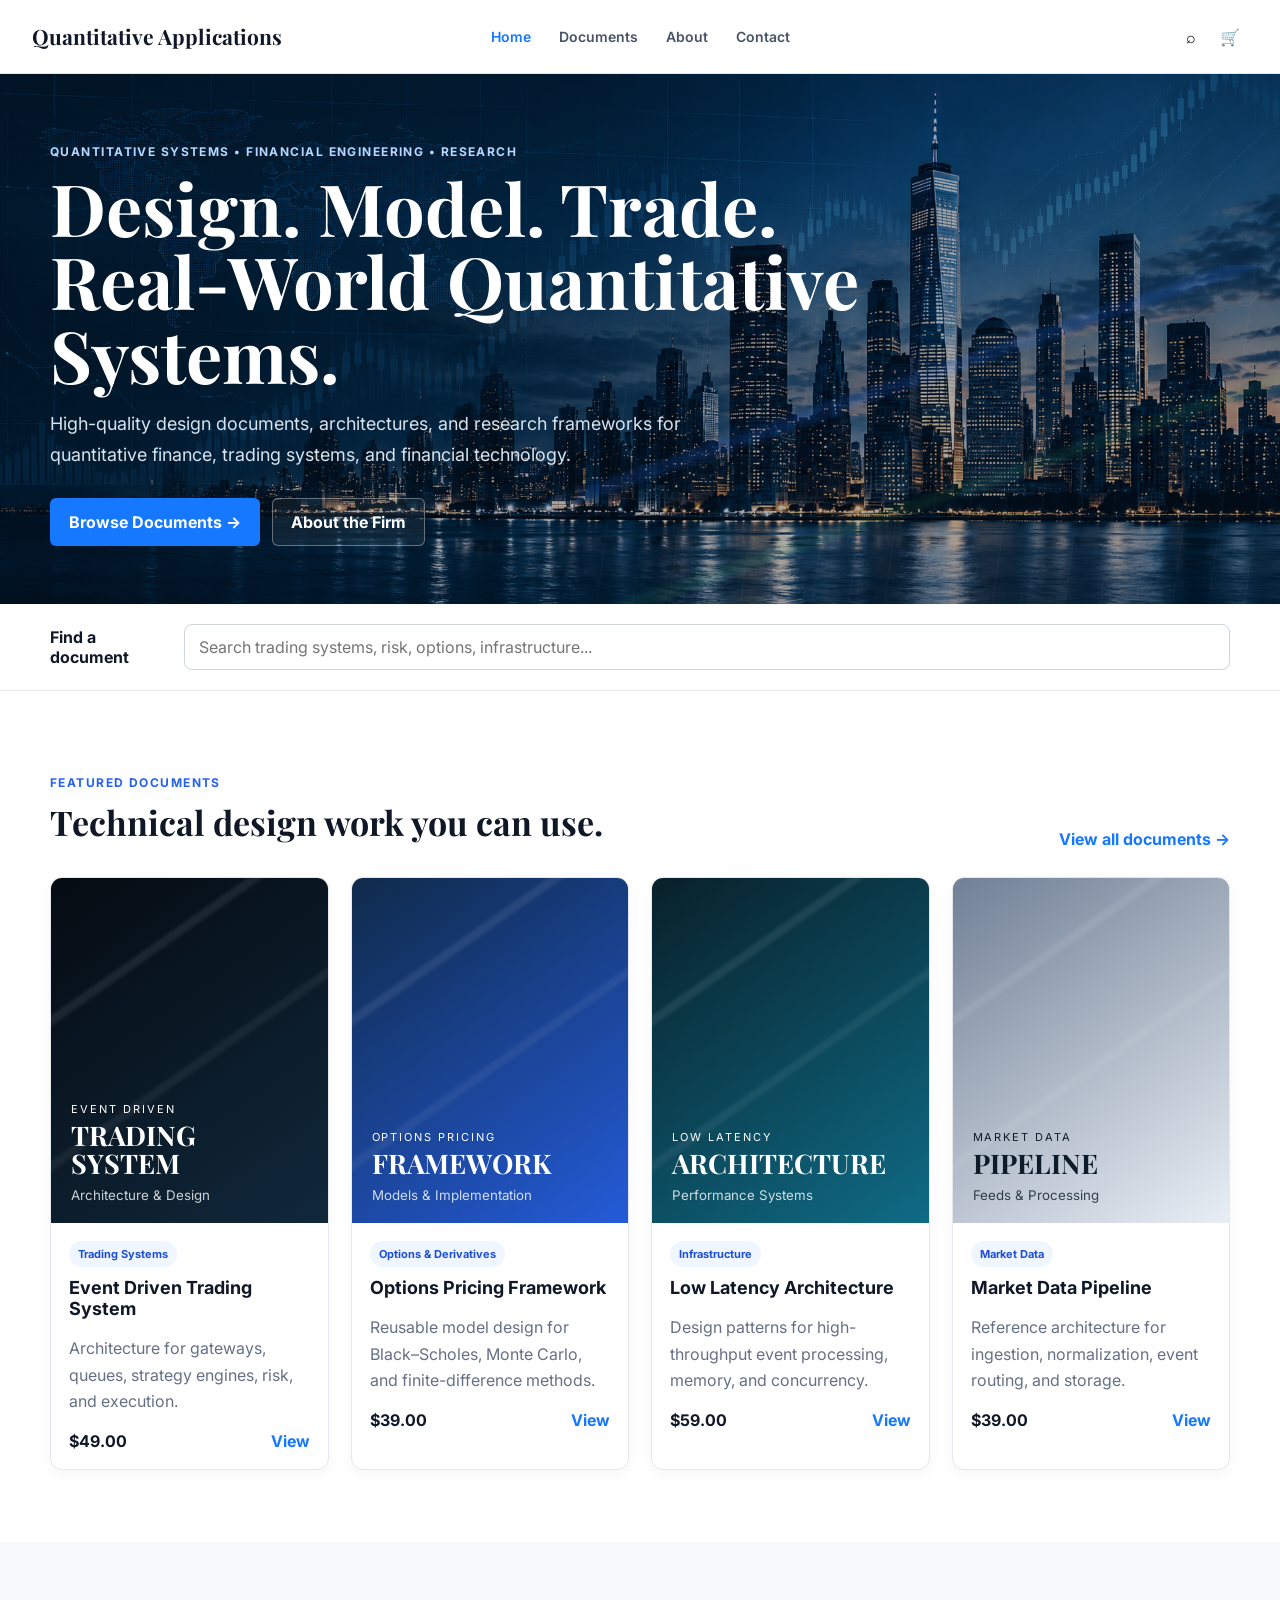
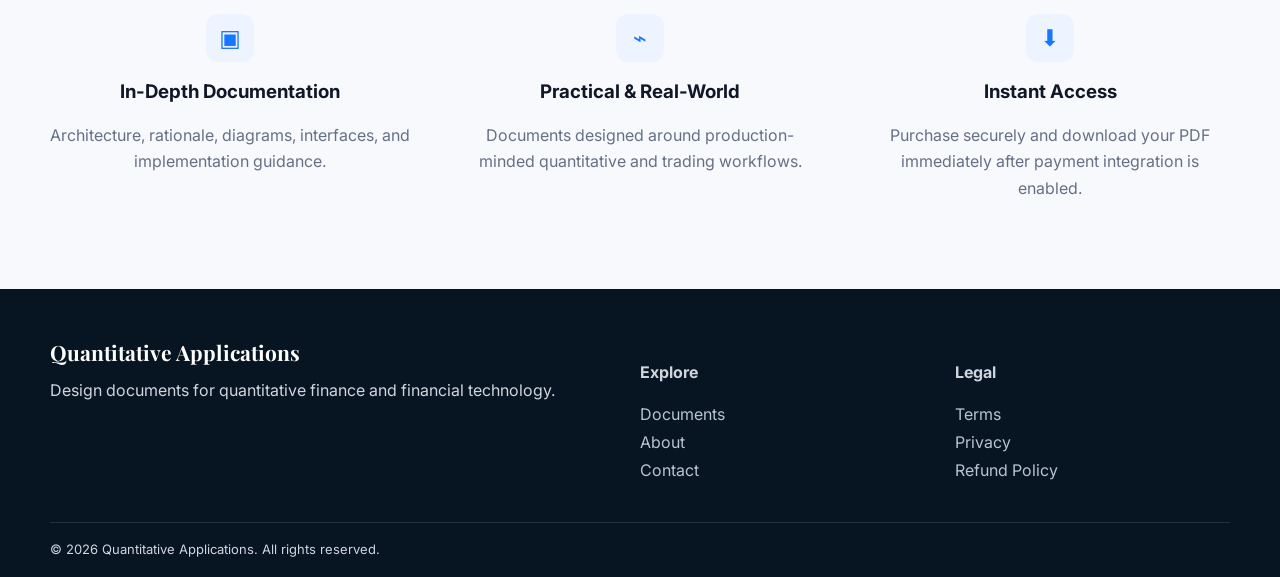
<file: index.html>
<!DOCTYPE html>
<html lang="en">
<head>
  <meta charset="UTF-8" />
  <meta name="viewport" content="width=device-width, initial-scale=1.0" />
  <meta name="description" content="Quantitative Applications — technical design documents for quantitative finance, trading systems, and financial technology." />
  <title>Quantitative Applications</title>
  <link rel="preconnect" href="https://fonts.googleapis.com">
  <link rel="preconnect" href="https://fonts.gstatic.com" crossorigin>
  <link href="https://fonts.googleapis.com/css2?family=Inter:wght@400;500;600;700&family=Playfair+Display:wght@600;700&display=swap" rel="stylesheet">
  <link rel="stylesheet" href="styles.css" />
</head>
<body>
  <header class="site-header">
    <a class="brand" href="index.html">Quantitative Applications</a>
    <nav class="main-nav" aria-label="Primary navigation">
      <a class="active" href="index.html">Home</a>
      <a href="documents.html">Documents</a>
      <a href="about.html">About</a>
      <a href="contact.html">Contact</a>
    </nav>
    <div class="header-actions">
      <button class="icon-btn" aria-label="Search" onclick="document.getElementById('global-search').focus()">⌕</button>
      <a class="icon-btn" href="documents.html" aria-label="Cart">🛒</a>
    </div>
  </header>

  <main>
    <section class="hero home-hero">
      <div class="hero-overlay"></div>
      <div class="hero-content container">
        <p class="eyebrow">Quantitative systems • financial engineering • research</p>
        <h1>Design. Model. Trade.<br>Real-World Quantitative Systems.</h1>
        <p class="hero-copy">High-quality design documents, architectures, and research frameworks for quantitative finance, trading systems, and financial technology.</p>
        <div class="hero-actions">
          <a class="btn btn-primary" href="documents.html">Browse Documents →</a>
          <a class="btn btn-secondary" href="about.html">About the Firm</a>
        </div>
      </div>
    </section>

    <section class="search-strip">
      <div class="container search-wrap">
        <label for="global-search">Find a document</label>
        <input id="global-search" type="search" placeholder="Search trading systems, risk, options, infrastructure..." oninput="homeSearch(this.value)" />
      </div>
    </section>

    <section class="section container">
      <div class="section-heading">
        <div>
          <p class="eyebrow dark">Featured Documents</p>
          <h2>Technical design work you can use.</h2>
        </div>
        <a class="text-link" href="documents.html">View all documents →</a>
      </div>

      <div class="card-grid" id="featured-grid">
        <article class="product-card" data-search="event driven trading system architecture market order gateway strategy risk">
          <a href="product.html?doc=event-driven" class="cover cover-dark">
            <span>EVENT DRIVEN</span><strong>TRADING SYSTEM</strong><small>Architecture & Design</small>
          </a>
          <div class="product-meta">
            <span class="pill">Trading Systems</span>
            <h3><a href="product.html?doc=event-driven">Event Driven Trading System</a></h3>
            <p>Architecture for gateways, queues, strategy engines, risk, and execution.</p>
            <div class="product-footer"><strong>$49.00</strong><a class="mini-btn" href="product.html?doc=event-driven">View</a></div>
          </div>
        </article>

        <article class="product-card" data-search="options pricing framework derivatives black scholes monte carlo finite difference">
          <a href="product.html?doc=options-pricing" class="cover cover-blue">
            <span>OPTIONS PRICING</span><strong>FRAMEWORK</strong><small>Models & Implementation</small>
          </a>
          <div class="product-meta">
            <span class="pill">Options & Derivatives</span>
            <h3><a href="product.html?doc=options-pricing">Options Pricing Framework</a></h3>
            <p>Reusable model design for Black–Scholes, Monte Carlo, and finite-difference methods.</p>
            <div class="product-footer"><strong>$39.00</strong><a class="mini-btn" href="product.html?doc=options-pricing">View</a></div>
          </div>
        </article>

        <article class="product-card" data-search="low latency architecture java c++ memory queue systems performance">
          <a href="product.html?doc=low-latency" class="cover cover-cyan">
            <span>LOW LATENCY</span><strong>ARCHITECTURE</strong><small>Performance Systems</small>
          </a>
          <div class="product-meta">
            <span class="pill">Infrastructure</span>
            <h3><a href="product.html?doc=low-latency">Low Latency Architecture</a></h3>
            <p>Design patterns for high-throughput event processing, memory, and concurrency.</p>
            <div class="product-footer"><strong>$59.00</strong><a class="mini-btn" href="product.html?doc=low-latency">View</a></div>
          </div>
        </article>

        <article class="product-card" data-search="market data pipeline websocket alpaca feed parsing normalization">
          <a href="product.html?doc=market-data" class="cover cover-light">
            <span>MARKET DATA</span><strong>PIPELINE</strong><small>Feeds & Processing</small>
          </a>
          <div class="product-meta">
            <span class="pill">Market Data</span>
            <h3><a href="product.html?doc=market-data">Market Data Pipeline</a></h3>
            <p>Reference architecture for ingestion, normalization, event routing, and storage.</p>
            <div class="product-footer"><strong>$39.00</strong><a class="mini-btn" href="product.html?doc=market-data">View</a></div>
          </div>
        </article>
      </div>
    </section>

    <section class="section alt-section">
      <div class="container value-grid">
        <div><span class="value-icon">▣</span><h3>In-Depth Documentation</h3><p>Architecture, rationale, diagrams, interfaces, and implementation guidance.</p></div>
        <div><span class="value-icon">⌁</span><h3>Practical & Real-World</h3><p>Documents designed around production-minded quantitative and trading workflows.</p></div>
        <div><span class="value-icon">⬇</span><h3>Instant Access</h3><p>Purchase securely and download your PDF immediately after payment integration is enabled.</p></div>
      </div>
    </section>
  </main>

  <footer class="site-footer">
    <div class="container footer-grid">
      <div><div class="brand footer-brand">Quantitative Applications</div><p>Design documents for quantitative finance and financial technology.</p></div>
      <div><h4>Explore</h4><a href="documents.html">Documents</a><a href="about.html">About</a><a href="contact.html">Contact</a></div>
      <div><h4>Legal</h4><a href="#">Terms</a><a href="#">Privacy</a><a href="#">Refund Policy</a></div>
    </div>
    <div class="container copyright">© 2026 Quantitative Applications. All rights reserved.</div>
  </footer>

  <script src="script.js"></script>
</body>
</html>
</file>
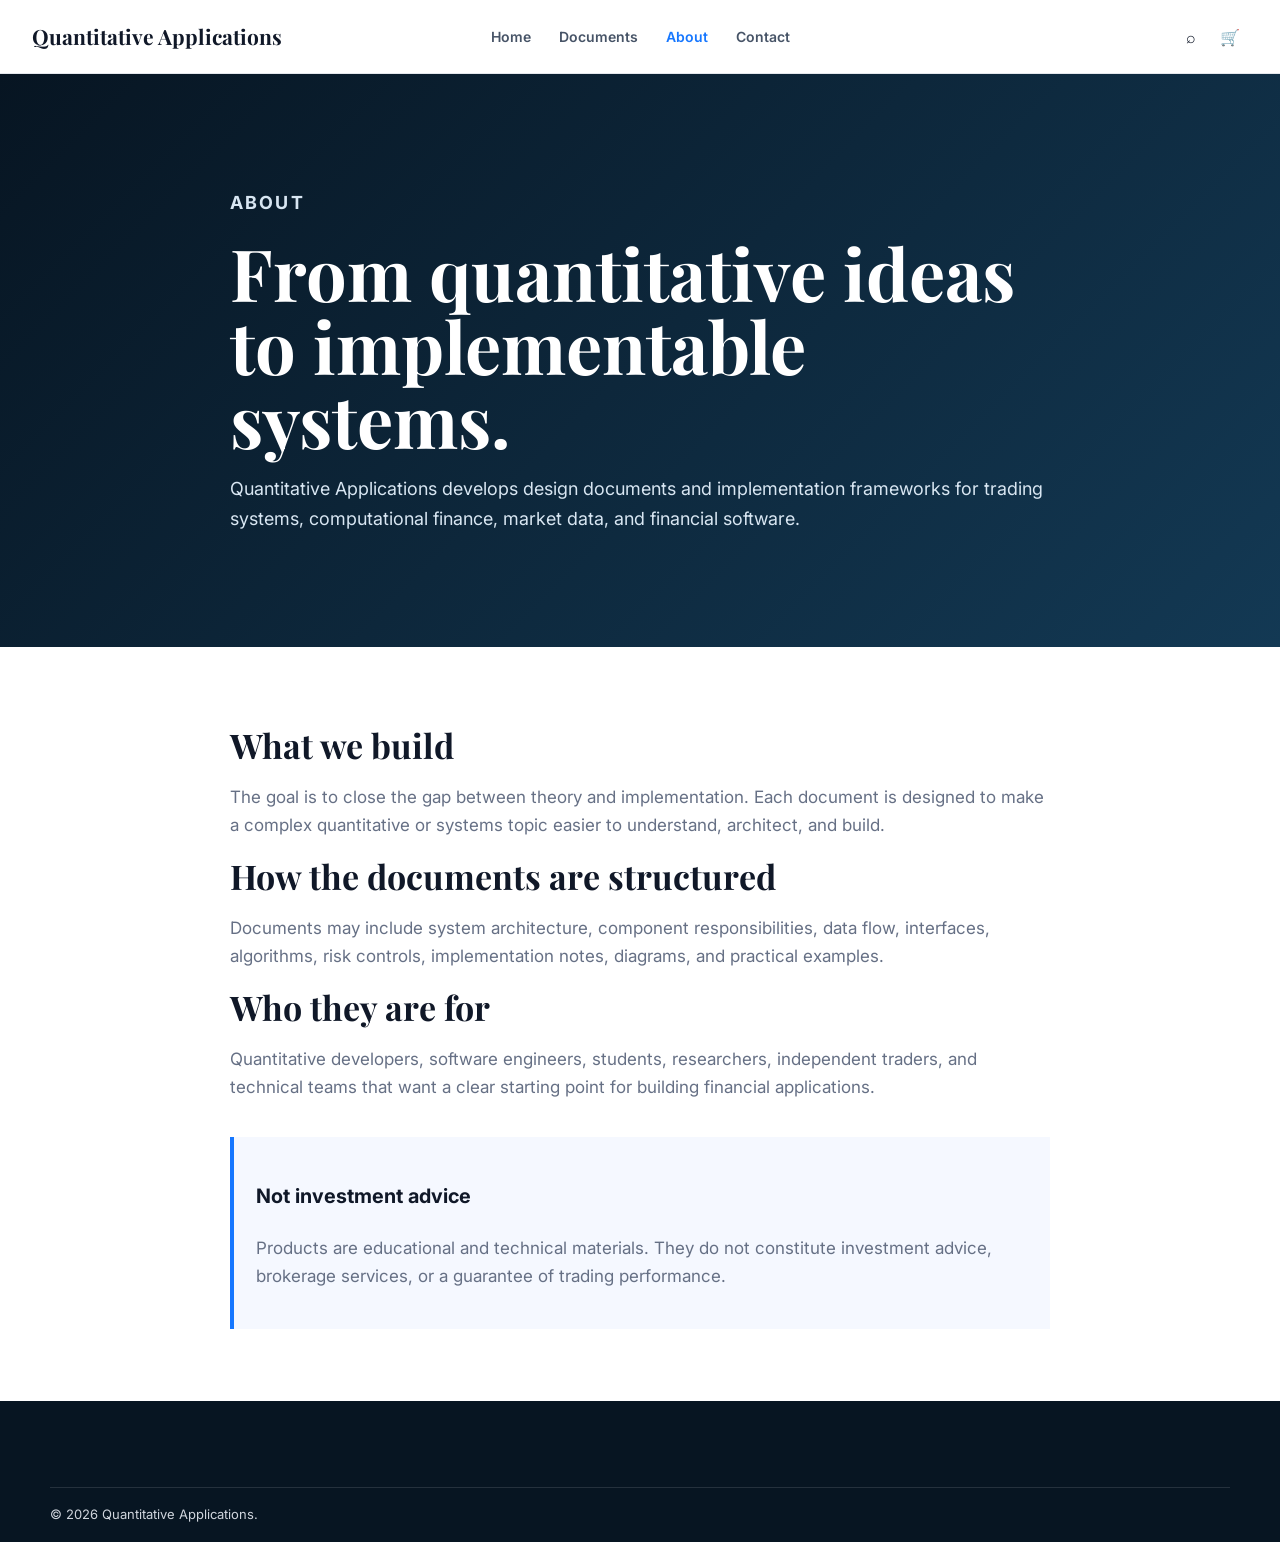
<file: about.html>
<!DOCTYPE html>
<html lang="en">
<head>
  <meta charset="UTF-8" /><meta name="viewport" content="width=device-width, initial-scale=1.0" />
  <title>About | Quantitative Applications</title>
  <link rel="preconnect" href="https://fonts.googleapis.com"><link rel="preconnect" href="https://fonts.gstatic.com" crossorigin>
  <link href="https://fonts.googleapis.com/css2?family=Inter:wght@400;500;600;700&family=Playfair+Display:wght@600;700&display=swap" rel="stylesheet"><link rel="stylesheet" href="styles.css" />
</head>
<body>
<header class="site-header"><a class="brand" href="index.html">Quantitative Applications</a><nav class="main-nav"><a href="index.html">Home</a><a href="documents.html">Documents</a><a class="active" href="about.html">About</a><a href="contact.html">Contact</a></nav><div class="header-actions"><a class="icon-btn" href="documents.html">⌕</a><a class="icon-btn" href="documents.html">🛒</a></div></header>
<main>
<section class="page-hero"><div class="container narrow"><p class="eyebrow">About</p><h1>From quantitative ideas to implementable systems.</h1><p>Quantitative Applications develops design documents and implementation frameworks for trading systems, computational finance, market data, and financial software.</p></div></section>
<section class="section container narrow prose"><h2>What we build</h2><p>The goal is to close the gap between theory and implementation. Each document is designed to make a complex quantitative or systems topic easier to understand, architect, and build.</p><h2>How the documents are structured</h2><p>Documents may include system architecture, component responsibilities, data flow, interfaces, algorithms, risk controls, implementation notes, diagrams, and practical examples.</p><h2>Who they are for</h2><p>Quantitative developers, software engineers, students, researchers, independent traders, and technical teams that want a clear starting point for building financial applications.</p><div class="callout"><h3>Not investment advice</h3><p>Products are educational and technical materials. They do not constitute investment advice, brokerage services, or a guarantee of trading performance.</p></div></section>
</main>
<footer class="site-footer"><div class="container copyright">© 2026 Quantitative Applications.</div></footer>
</body></html>
</file>
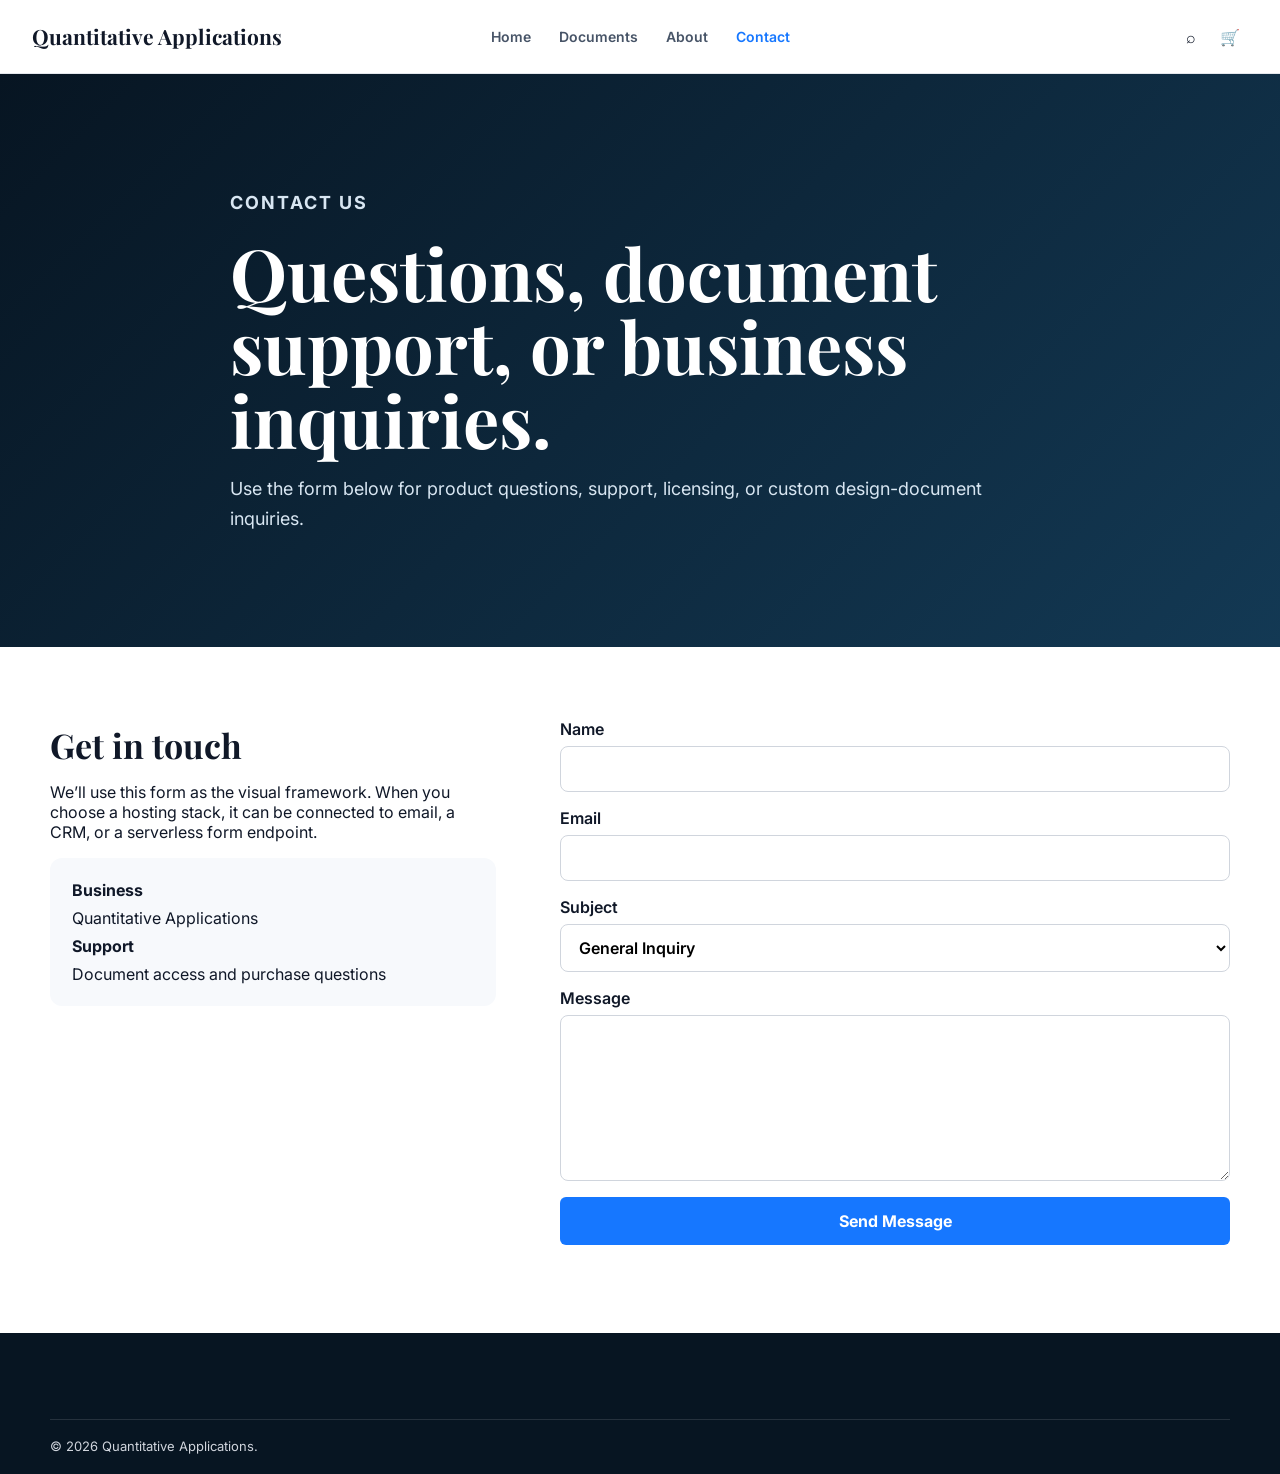
<file: contact.html>
<!DOCTYPE html>
<html lang="en"><head><meta charset="UTF-8" /><meta name="viewport" content="width=device-width, initial-scale=1.0" /><title>Contact | Quantitative Applications</title><link rel="preconnect" href="https://fonts.googleapis.com"><link rel="preconnect" href="https://fonts.gstatic.com" crossorigin><link href="https://fonts.googleapis.com/css2?family=Inter:wght@400;500;600;700&family=Playfair+Display:wght@600;700&display=swap" rel="stylesheet"><link rel="stylesheet" href="styles.css" /></head>
<body><header class="site-header"><a class="brand" href="index.html">Quantitative Applications</a><nav class="main-nav"><a href="index.html">Home</a><a href="documents.html">Documents</a><a href="about.html">About</a><a class="active" href="contact.html">Contact</a></nav><div class="header-actions"><a class="icon-btn" href="documents.html">⌕</a><a class="icon-btn" href="documents.html">🛒</a></div></header>
<main><section class="page-hero"><div class="container narrow"><p class="eyebrow">Contact Us</p><h1>Questions, document support, or business inquiries.</h1><p>Use the form below for product questions, support, licensing, or custom design-document inquiries.</p></div></section>
<section class="section container contact-layout"><div><h2>Get in touch</h2><p>We’ll use this form as the visual framework. When you choose a hosting stack, it can be connected to email, a CRM, or a serverless form endpoint.</p><div class="contact-card"><strong>Business</strong><span>Quantitative Applications</span><strong>Support</strong><span>Document access and purchase questions</span></div></div><form class="contact-form" onsubmit="submitContact(event)"><label>Name<input required name="name" type="text" /></label><label>Email<input required name="email" type="email" /></label><label>Subject<select name="subject"><option>General Inquiry</option><option>Document Support</option><option>Licensing</option><option>Custom Design Document</option></select></label><label>Message<textarea required name="message" rows="7"></textarea></label><button class="btn btn-primary" type="submit">Send Message</button><div id="form-status" class="form-status"></div></form></section></main>
<footer class="site-footer"><div class="container copyright">© 2026 Quantitative Applications.</div></footer><script src="script.js"></script></body></html>
</file>
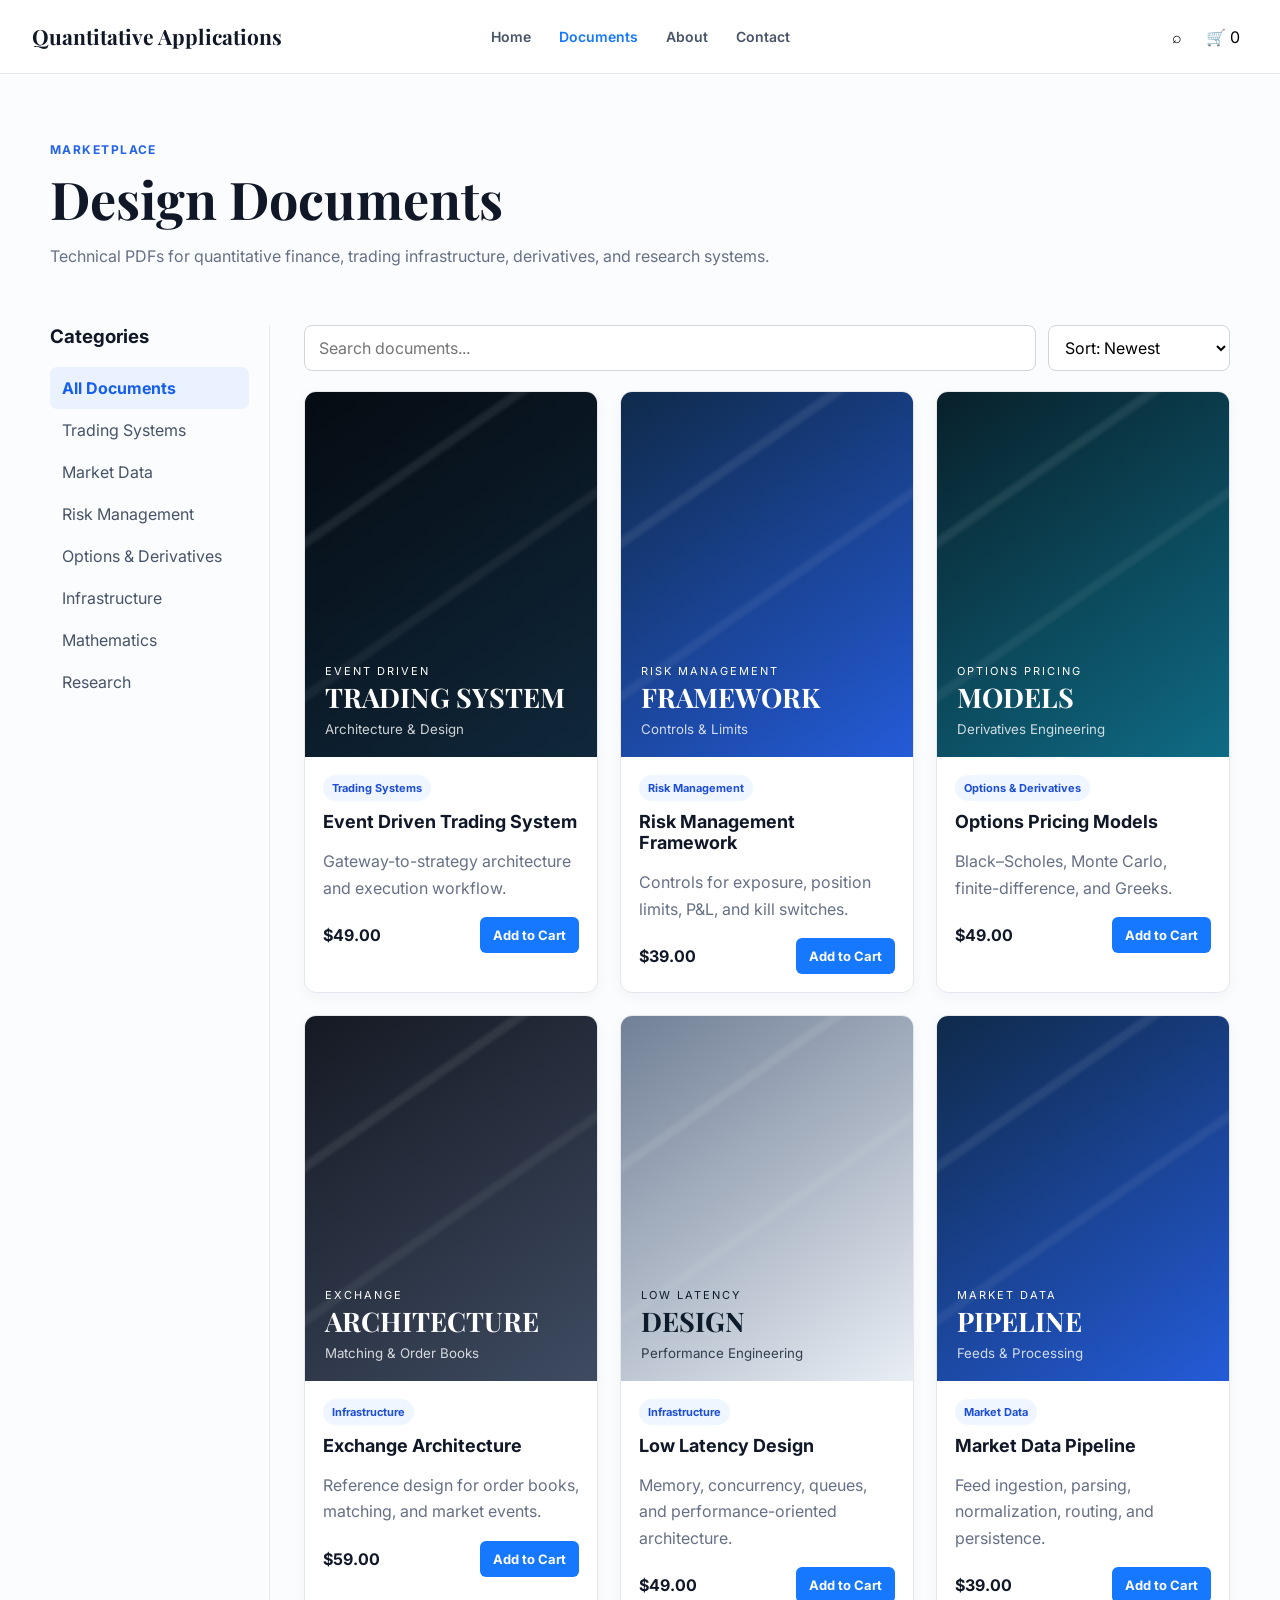
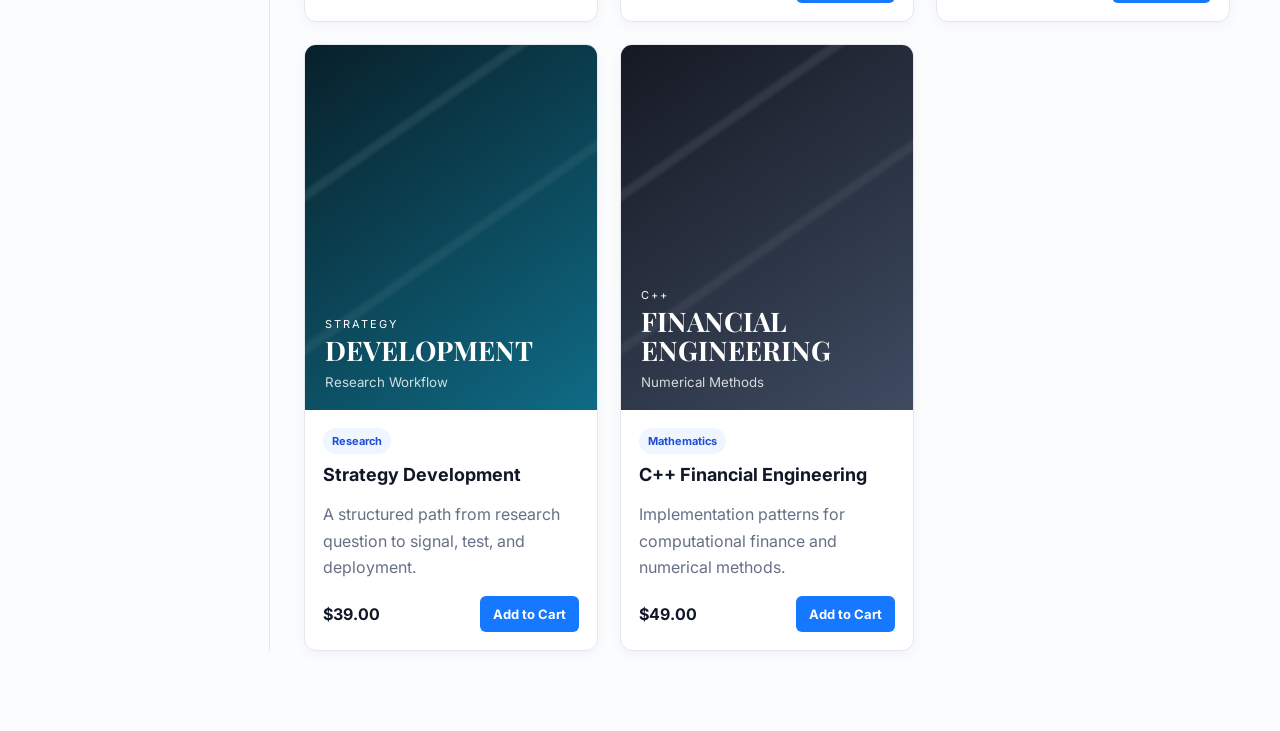
<file: documents.html>
<!DOCTYPE html>
<html lang="en">
<head>
  <meta charset="UTF-8" />
  <meta name="viewport" content="width=device-width, initial-scale=1.0" />
  <title>Documents | Quantitative Applications</title>
  <link rel="preconnect" href="https://fonts.googleapis.com">
  <link rel="preconnect" href="https://fonts.gstatic.com" crossorigin>
  <link href="https://fonts.googleapis.com/css2?family=Inter:wght@400;500;600;700&family=Playfair+Display:wght@600;700&display=swap" rel="stylesheet">
  <link rel="stylesheet" href="styles.css" />
</head>
<body>
  <header class="site-header">
    <a class="brand" href="index.html">Quantitative Applications</a>
    <nav class="main-nav"><a href="index.html">Home</a><a class="active" href="documents.html">Documents</a><a href="about.html">About</a><a href="contact.html">Contact</a></nav>
    <div class="header-actions"><button class="icon-btn" aria-label="Search">⌕</button><button class="icon-btn" aria-label="Cart" onclick="showCart()">🛒 <span id="cart-count">0</span></button></div>
  </header>

  <main class="documents-page">
    <section class="documents-hero container">
      <p class="eyebrow dark">Marketplace</p>
      <h1>Design Documents</h1>
      <p>Technical PDFs for quantitative finance, trading infrastructure, derivatives, and research systems.</p>
    </section>

    <section class="marketplace container">
      <aside class="filters">
        <h3>Categories</h3>
        <button class="filter active" data-filter="all">All Documents</button>
        <button class="filter" data-filter="trading">Trading Systems</button>
        <button class="filter" data-filter="market-data">Market Data</button>
        <button class="filter" data-filter="risk">Risk Management</button>
        <button class="filter" data-filter="options">Options & Derivatives</button>
        <button class="filter" data-filter="infrastructure">Infrastructure</button>
        <button class="filter" data-filter="mathematics">Mathematics</button>
        <button class="filter" data-filter="research">Research</button>
      </aside>

      <div class="marketplace-main">
        <div class="marketplace-toolbar">
          <input id="document-search" type="search" placeholder="Search documents..." />
          <select id="sort-select" aria-label="Sort documents">
            <option value="newest">Sort: Newest</option>
            <option value="price-low">Price: Low to High</option>
            <option value="price-high">Price: High to Low</option>
            <option value="title">Title: A–Z</option>
          </select>
        </div>

        <div class="document-grid" id="document-grid">
          <article class="store-card" data-category="trading" data-title="Event Driven Trading System" data-price="49" data-search="event driven trading system architecture order gateway strategy engine risk execution">
            <a href="product.html?doc=event-driven" class="cover cover-dark"><span>EVENT DRIVEN</span><strong>TRADING SYSTEM</strong><small>Architecture & Design</small></a>
            <div class="store-card-body"><span class="pill">Trading Systems</span><h3><a href="product.html?doc=event-driven">Event Driven Trading System</a></h3><p>Gateway-to-strategy architecture and execution workflow.</p><div class="store-actions"><strong>$49.00</strong><button class="btn btn-primary compact" onclick="addToCart('Event Driven Trading System',49)">Add to Cart</button></div></div>
          </article>

          <article class="store-card" data-category="risk" data-title="Risk Management Framework" data-price="39" data-search="risk management position limits pnl exposure kill switch trading">
            <a href="product.html?doc=risk" class="cover cover-blue"><span>RISK MANAGEMENT</span><strong>FRAMEWORK</strong><small>Controls & Limits</small></a>
            <div class="store-card-body"><span class="pill">Risk Management</span><h3><a href="product.html?doc=risk">Risk Management Framework</a></h3><p>Controls for exposure, position limits, P&amp;L, and kill switches.</p><div class="store-actions"><strong>$39.00</strong><button class="btn btn-primary compact" onclick="addToCart('Risk Management Framework',39)">Add to Cart</button></div></div>
          </article>

          <article class="store-card" data-category="options" data-title="Options Pricing Models" data-price="49" data-search="options pricing black scholes monte carlo finite difference greeks derivatives">
            <a href="product.html?doc=options-pricing" class="cover cover-cyan"><span>OPTIONS PRICING</span><strong>MODELS</strong><small>Derivatives Engineering</small></a>
            <div class="store-card-body"><span class="pill">Options & Derivatives</span><h3><a href="product.html?doc=options-pricing">Options Pricing Models</a></h3><p>Black–Scholes, Monte Carlo, finite-difference, and Greeks.</p><div class="store-actions"><strong>$49.00</strong><button class="btn btn-primary compact" onclick="addToCart('Options Pricing Models',49)">Add to Cart</button></div></div>
          </article>

          <article class="store-card" data-category="infrastructure" data-title="Exchange Architecture" data-price="59" data-search="exchange architecture matching engine order book low latency market">
            <a href="product.html?doc=exchange" class="cover cover-slate"><span>EXCHANGE</span><strong>ARCHITECTURE</strong><small>Matching & Order Books</small></a>
            <div class="store-card-body"><span class="pill">Infrastructure</span><h3><a href="product.html?doc=exchange">Exchange Architecture</a></h3><p>Reference design for order books, matching, and market events.</p><div class="store-actions"><strong>$59.00</strong><button class="btn btn-primary compact" onclick="addToCart('Exchange Architecture',59)">Add to Cart</button></div></div>
          </article>

          <article class="store-card" data-category="infrastructure" data-title="Low Latency Design" data-price="49" data-search="low latency java c++ spsc queue memory pool performance systems">
            <a href="product.html?doc=low-latency" class="cover cover-light"><span>LOW LATENCY</span><strong>DESIGN</strong><small>Performance Engineering</small></a>
            <div class="store-card-body"><span class="pill">Infrastructure</span><h3><a href="product.html?doc=low-latency">Low Latency Design</a></h3><p>Memory, concurrency, queues, and performance-oriented architecture.</p><div class="store-actions"><strong>$49.00</strong><button class="btn btn-primary compact" onclick="addToCart('Low Latency Design',49)">Add to Cart</button></div></div>
          </article>

          <article class="store-card" data-category="market-data" data-title="Market Data Pipeline" data-price="39" data-search="market data websocket alpaca feed parser normalization event pipeline">
            <a href="product.html?doc=market-data" class="cover cover-blue"><span>MARKET DATA</span><strong>PIPELINE</strong><small>Feeds & Processing</small></a>
            <div class="store-card-body"><span class="pill">Market Data</span><h3><a href="product.html?doc=market-data">Market Data Pipeline</a></h3><p>Feed ingestion, parsing, normalization, routing, and persistence.</p><div class="store-actions"><strong>$39.00</strong><button class="btn btn-primary compact" onclick="addToCart('Market Data Pipeline',39)">Add to Cart</button></div></div>
          </article>

          <article class="store-card" data-category="research" data-title="Strategy Development" data-price="39" data-search="strategy development research signals backtest workflow quantitative">
            <a href="product.html?doc=strategy" class="cover cover-cyan"><span>STRATEGY</span><strong>DEVELOPMENT</strong><small>Research Workflow</small></a>
            <div class="store-card-body"><span class="pill">Research</span><h3><a href="product.html?doc=strategy">Strategy Development</a></h3><p>A structured path from research question to signal, test, and deployment.</p><div class="store-actions"><strong>$39.00</strong><button class="btn btn-primary compact" onclick="addToCart('Strategy Development',39)">Add to Cart</button></div></div>
          </article>

          <article class="store-card" data-category="mathematics" data-title="C++ Financial Engineering" data-price="49" data-search="c++ financial engineering numerical methods monte carlo finite difference mathematics">
            <a href="product.html?doc=cpp" class="cover cover-slate"><span>C++</span><strong>FINANCIAL ENGINEERING</strong><small>Numerical Methods</small></a>
            <div class="store-card-body"><span class="pill">Mathematics</span><h3><a href="product.html?doc=cpp">C++ Financial Engineering</a></h3><p>Implementation patterns for computational finance and numerical methods.</p><div class="store-actions"><strong>$49.00</strong><button class="btn btn-primary compact" onclick="addToCart('C++ Financial Engineering',49)">Add to Cart</button></div></div>
          </article>
        </div>
      </div>
    </section>
  </main>

  <div class="cart-drawer" id="cart-drawer" aria-hidden="true">
    <div class="cart-panel"><button class="close-btn" onclick="hideCart()">×</button><h2>Your Cart</h2><div id="cart-items"></div><div class="cart-total">Total: <strong id="cart-total">$0.00</strong></div><button class="btn btn-primary full" onclick="mockCheckout()">Checkout</button><p class="small-note">Checkout is a prototype. Stripe can later enable Apple Pay, Google Pay, and cards.</p></div>
  </div>

  <script src="script.js"></script>
</body>
</html>
</file>
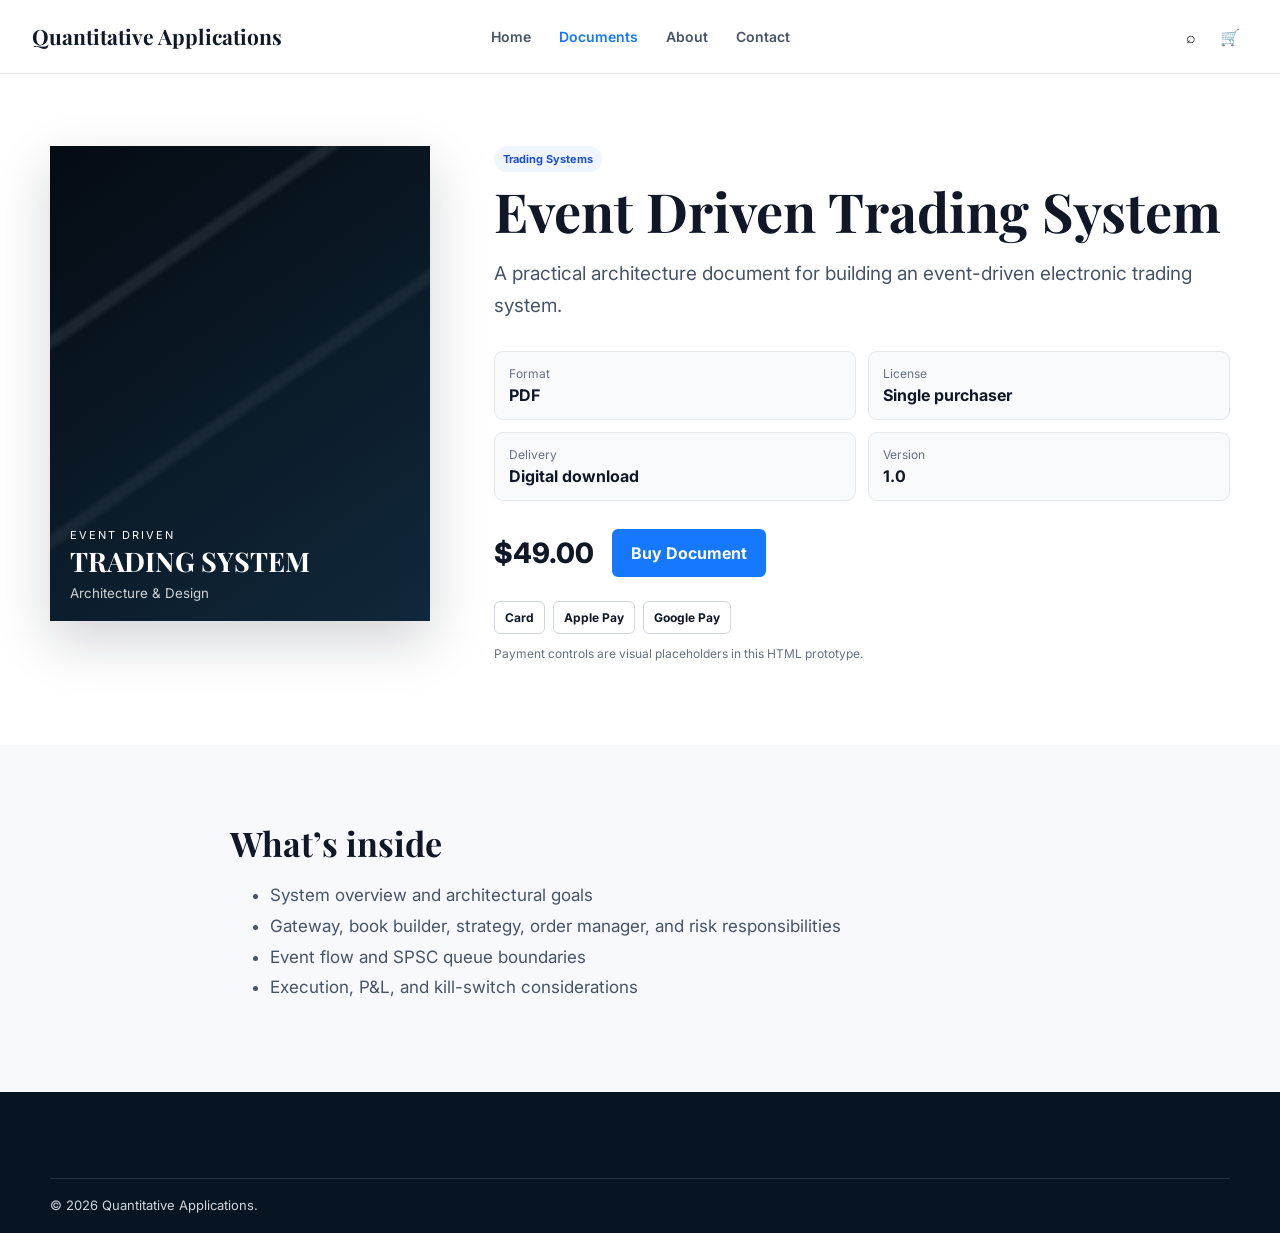
<file: product.html>
<!DOCTYPE html>
<html lang="en"><head><meta charset="UTF-8" /><meta name="viewport" content="width=device-width, initial-scale=1.0" /><title>Document | Quantitative Applications</title><link rel="preconnect" href="https://fonts.googleapis.com"><link rel="preconnect" href="https://fonts.gstatic.com" crossorigin><link href="https://fonts.googleapis.com/css2?family=Inter:wght@400;500;600;700&family=Playfair+Display:wght@600;700&display=swap" rel="stylesheet"><link rel="stylesheet" href="styles.css" /></head>
<body><header class="site-header"><a class="brand" href="index.html">Quantitative Applications</a><nav class="main-nav"><a href="index.html">Home</a><a class="active" href="documents.html">Documents</a><a href="about.html">About</a><a href="contact.html">Contact</a></nav><div class="header-actions"><a class="icon-btn" href="documents.html">⌕</a><a class="icon-btn" href="documents.html">🛒</a></div></header>
<main><section class="section container product-detail"><div id="detail-cover" class="cover cover-dark large-cover"><span>EVENT DRIVEN</span><strong>TRADING SYSTEM</strong><small>Architecture & Design</small></div><div class="product-detail-copy"><span id="detail-category" class="pill">Trading Systems</span><h1 id="detail-title">Event Driven Trading System</h1><p id="detail-description" class="lead">A practical architecture document for building an event-driven electronic trading system.</p><div class="spec-grid"><div><span>Format</span><strong>PDF</strong></div><div><span>License</span><strong>Single purchaser</strong></div><div><span>Delivery</span><strong>Digital download</strong></div><div><span>Version</span><strong>1.0</strong></div></div><div class="detail-price"><span id="detail-price">$49.00</span><button class="btn btn-primary" id="buy-button">Buy Document</button></div><div class="payment-badges"><span>Card</span><span>Apple Pay</span><span>Google Pay</span></div><p class="small-note">Payment controls are visual placeholders in this HTML prototype.</p></div></section><section class="section alt-section"><div class="container narrow prose"><h2>What’s inside</h2><ul id="detail-list"><li>System overview and architectural goals</li><li>Component boundaries and data flow</li><li>Gateway, strategy, execution, and risk responsibilities</li><li>Implementation notes and design trade-offs</li></ul></div></section></main><footer class="site-footer"><div class="container copyright">© 2026 Quantitative Applications.</div></footer><script src="script.js"></script></body></html>
</file>
<file: styles.css>
:root{--navy:#071522;--navy2:#0b2236;--blue:#1677ff;--text:#101828;--muted:#667085;--line:#e4e7ec;--bg:#f7f9fc;--card:#fff;--max:1180px}
*{box-sizing:border-box}html{scroll-behavior:smooth}body{margin:0;font-family:Inter,system-ui,sans-serif;color:var(--text);background:#fff}a{color:inherit;text-decoration:none}button,input,select,textarea{font:inherit}.container{width:min(var(--max),calc(100% - 40px));margin:auto}.narrow{max-width:820px}.site-header{height:74px;display:grid;grid-template-columns:1fr auto 1fr;align-items:center;padding:0 32px;border-bottom:1px solid var(--line);position:sticky;top:0;background:rgba(255,255,255,.96);backdrop-filter:blur(12px);z-index:50}.brand{font:700 21px/1.1 "Playfair Display",serif}.main-nav{display:flex;gap:28px;font-size:14px;font-weight:600}.main-nav a{color:#475467}.main-nav a.active,.main-nav a:hover{color:var(--blue)}.header-actions{justify-self:end;display:flex;gap:8px}.icon-btn{border:0;background:transparent;padding:8px;cursor:pointer;font-size:16px}.hero{min-height:530px;position:relative;color:#fff;display:flex;align-items:center}.home-hero{background-image:linear-gradient(rgba(3,18,32,.34),rgba(3,18,32,.34)),url("images/hero-quantitative-applications.png");background-size:cover;background-position:center;background-repeat:no-repeat;overflow:hidden}.home-hero:after{content:"";position:absolute;right:-3%;bottom:-24%;width:58%;height:88%;background:linear-gradient(160deg,transparent 0 30%,rgba(37,99,235,.16) 31% 32%,transparent 33% 48%,rgba(74,222,128,.08) 49% 50%,transparent 51%),repeating-linear-gradient(90deg,transparent 0 34px,rgba(255,255,255,.025) 35px 36px);transform:skewX(-8deg)}.hero-content{position:relative;z-index:2}.eyebrow{text-transform:uppercase;letter-spacing:.12em;font-size:12px;font-weight:700;color:#b8d6ff}.eyebrow.dark{color:#2563eb}.hero h1,.page-hero h1,.documents-hero h1,.product-detail h1{font:700 clamp(42px,6vw,72px)/1.02 "Playfair Display",serif;margin:10px 0 18px;max-width:900px}.hero-copy{font-size:18px;line-height:1.7;max-width:690px;color:#d7e4ef}.hero-actions{display:flex;gap:12px;margin-top:28px}.btn{display:inline-flex;align-items:center;justify-content:center;border-radius:6px;padding:13px 18px;font-weight:700;border:1px solid transparent;cursor:pointer}.btn-primary{background:var(--blue);color:#fff}.btn-secondary{background:rgba(255,255,255,.06);border-color:rgba(255,255,255,.35);color:#fff}.compact{padding:9px 12px;font-size:13px}.full{width:100%}.search-strip{border-bottom:1px solid var(--line);background:#fff}.search-wrap{display:flex;align-items:center;gap:20px;padding:20px 0}.search-wrap label{font-weight:700}.search-wrap input,.marketplace-toolbar input,.contact-form input,.contact-form select,.contact-form textarea{width:100%;border:1px solid #d0d5dd;border-radius:8px;padding:12px 14px;background:#fff}.section{padding:72px 0}.section-heading{display:flex;justify-content:space-between;align-items:end;gap:20px;margin-bottom:28px}.section-heading h2,.prose h2,.contact-layout h2{font:700 34px/1.2 "Playfair Display",serif;margin:6px 0}.text-link{color:var(--blue);font-weight:700}.card-grid,.document-grid{display:grid;grid-template-columns:repeat(4,1fr);gap:22px}.product-card,.store-card{border:1px solid var(--line);border-radius:12px;background:#fff;overflow:hidden;box-shadow:0 4px 14px rgba(16,24,40,.04)}.cover{aspect-ratio:4/5;display:flex;flex-direction:column;justify-content:flex-end;padding:20px;color:#fff;position:relative;overflow:hidden}.cover:before{content:"";position:absolute;inset:0;background:linear-gradient(145deg,transparent 25%,rgba(255,255,255,.08) 26% 27%,transparent 28% 52%,rgba(255,255,255,.06) 53% 54%,transparent 55%)}.cover span,.cover strong,.cover small{position:relative;z-index:1}.cover span{font-size:11px;letter-spacing:.18em}.cover strong{font:700 27px/1.05 "Playfair Display",serif;margin:5px 0 10px}.cover small{opacity:.8}.cover-dark{background:linear-gradient(145deg,#050b12,#10283b)}.cover-blue{background:linear-gradient(145deg,#0f2a4a,#245bd8)}.cover-cyan{background:linear-gradient(145deg,#08202a,#0f6b85)}.cover-light{background:linear-gradient(145deg,#718096,#e9eef5);color:#0d1b2a}.cover-slate{background:linear-gradient(145deg,#151923,#3e4b61)}.product-meta,.store-card-body{padding:18px}.product-meta h3,.store-card-body h3{margin:10px 0 8px;font-size:18px}.product-meta p,.store-card-body p,.value-grid p,.prose p,.documents-hero p,.page-hero p{color:var(--muted);line-height:1.65}.pill{display:inline-block;background:#eff6ff;color:#1d4ed8;padding:6px 9px;border-radius:999px;font-size:11px;font-weight:700}.product-footer,.store-actions{display:flex;align-items:center;justify-content:space-between;gap:10px;margin-top:16px}.mini-btn{color:var(--blue);font-weight:700}.alt-section{background:var(--bg)}.value-grid{display:grid;grid-template-columns:repeat(3,1fr);gap:50px;text-align:center}.value-icon{display:inline-grid;place-items:center;width:48px;height:48px;border-radius:12px;background:#eef4ff;color:var(--blue);font-size:23px}.site-footer{background:#071522;color:#d0d5dd;padding:52px 0 20px}.footer-grid{display:grid;grid-template-columns:2fr 1fr 1fr;gap:40px}.site-footer a{display:block;margin:8px 0;color:#b8c4d1}.footer-brand{color:#fff;margin-bottom:10px}.copyright{border-top:1px solid rgba(255,255,255,.12);padding-top:18px;margin-top:34px;font-size:13px}.documents-page{background:#fbfcfe;min-height:100vh}.documents-hero{padding:54px 0 20px}.documents-hero h1{font-size:52px}.marketplace{display:grid;grid-template-columns:220px 1fr;gap:34px;padding:20px 0 80px}.filters{border-right:1px solid var(--line);padding-right:20px}.filters h3{margin-top:0}.filter{width:100%;text-align:left;border:0;background:transparent;padding:11px 12px;border-radius:7px;cursor:pointer;color:#475467}.filter.active,.filter:hover{background:#eaf2ff;color:#155eef;font-weight:700}.marketplace-toolbar{display:flex;gap:12px;margin-bottom:20px}.marketplace-toolbar select{border:1px solid #d0d5dd;border-radius:8px;padding:0 12px;background:#fff}.document-grid{grid-template-columns:repeat(3,1fr)}.page-hero{background:linear-gradient(135deg,#071522,#133954);color:#fff;padding:96px 0}.page-hero p{color:#d8e6f2;font-size:18px}.prose{font-size:17px;line-height:1.75}.prose ul{color:#475467;line-height:1.8}.callout{margin-top:36px;border-left:4px solid var(--blue);background:#f5f8ff;padding:22px}.contact-layout{display:grid;grid-template-columns:.8fr 1.2fr;gap:64px}.contact-card{display:grid;gap:8px;background:var(--bg);padding:22px;border-radius:12px}.contact-form{display:grid;gap:16px}.contact-form label{display:grid;gap:7px;font-weight:600}.form-status{font-size:14px;color:#067647}.product-detail{display:grid;grid-template-columns:380px 1fr;gap:64px;align-items:start}.large-cover{width:100%;box-shadow:0 20px 50px rgba(16,24,40,.18)}.product-detail h1{font-size:54px;margin-top:12px}.lead{font-size:19px;line-height:1.7;color:#475467}.spec-grid{display:grid;grid-template-columns:repeat(2,1fr);gap:12px;margin:28px 0}.spec-grid>div{background:#f8fafc;border:1px solid var(--line);padding:14px;border-radius:9px;display:grid;gap:4px}.spec-grid span{font-size:12px;color:#667085}.detail-price{display:flex;align-items:center;gap:18px;margin:24px 0}.detail-price>span{font-size:28px;font-weight:800}.payment-badges{display:flex;gap:8px;flex-wrap:wrap}.payment-badges span{border:1px solid #d0d5dd;padding:8px 10px;border-radius:6px;font-size:12px;font-weight:700}.small-note{font-size:12px;color:#667085}.cart-drawer{position:fixed;inset:0;background:rgba(4,13,22,.45);display:none;justify-content:flex-end;z-index:100}.cart-drawer.open{display:flex}.cart-panel{width:min(420px,100%);height:100%;background:#fff;padding:28px;box-shadow:-20px 0 50px rgba(0,0,0,.16);overflow:auto}.close-btn{float:right;border:0;background:transparent;font-size:30px;cursor:pointer}.cart-line{display:flex;justify-content:space-between;gap:10px;border-bottom:1px solid var(--line);padding:12px 0}.cart-total{display:flex;justify-content:space-between;font-size:18px;padding:18px 0}
@media(max-width:980px){.site-header{grid-template-columns:1fr auto}.main-nav{display:none}.card-grid,.document-grid{grid-template-columns:repeat(2,1fr)}.marketplace{grid-template-columns:1fr}.filters{border-right:0;display:flex;flex-wrap:wrap;gap:6px;padding:0}.filter{width:auto}.product-detail,.contact-layout{grid-template-columns:1fr}.large-cover{max-width:420px}.value-grid{grid-template-columns:1fr}.footer-grid{grid-template-columns:1fr 1fr}.hero{min-height:500px}}
@media(max-width:620px){.site-header{padding:0 16px}.brand{font-size:17px}.container{width:min(100% - 28px,var(--max))}.hero h1,.documents-hero h1,.page-hero h1,.product-detail h1{font-size:40px}.hero-actions,.marketplace-toolbar,.search-wrap{flex-direction:column;align-items:stretch}.card-grid,.document-grid{grid-template-columns:1fr}.footer-grid{grid-template-columns:1fr}.section{padding:52px 0}.product-detail{gap:30px}.spec-grid{grid-template-columns:1fr}}
</file>
